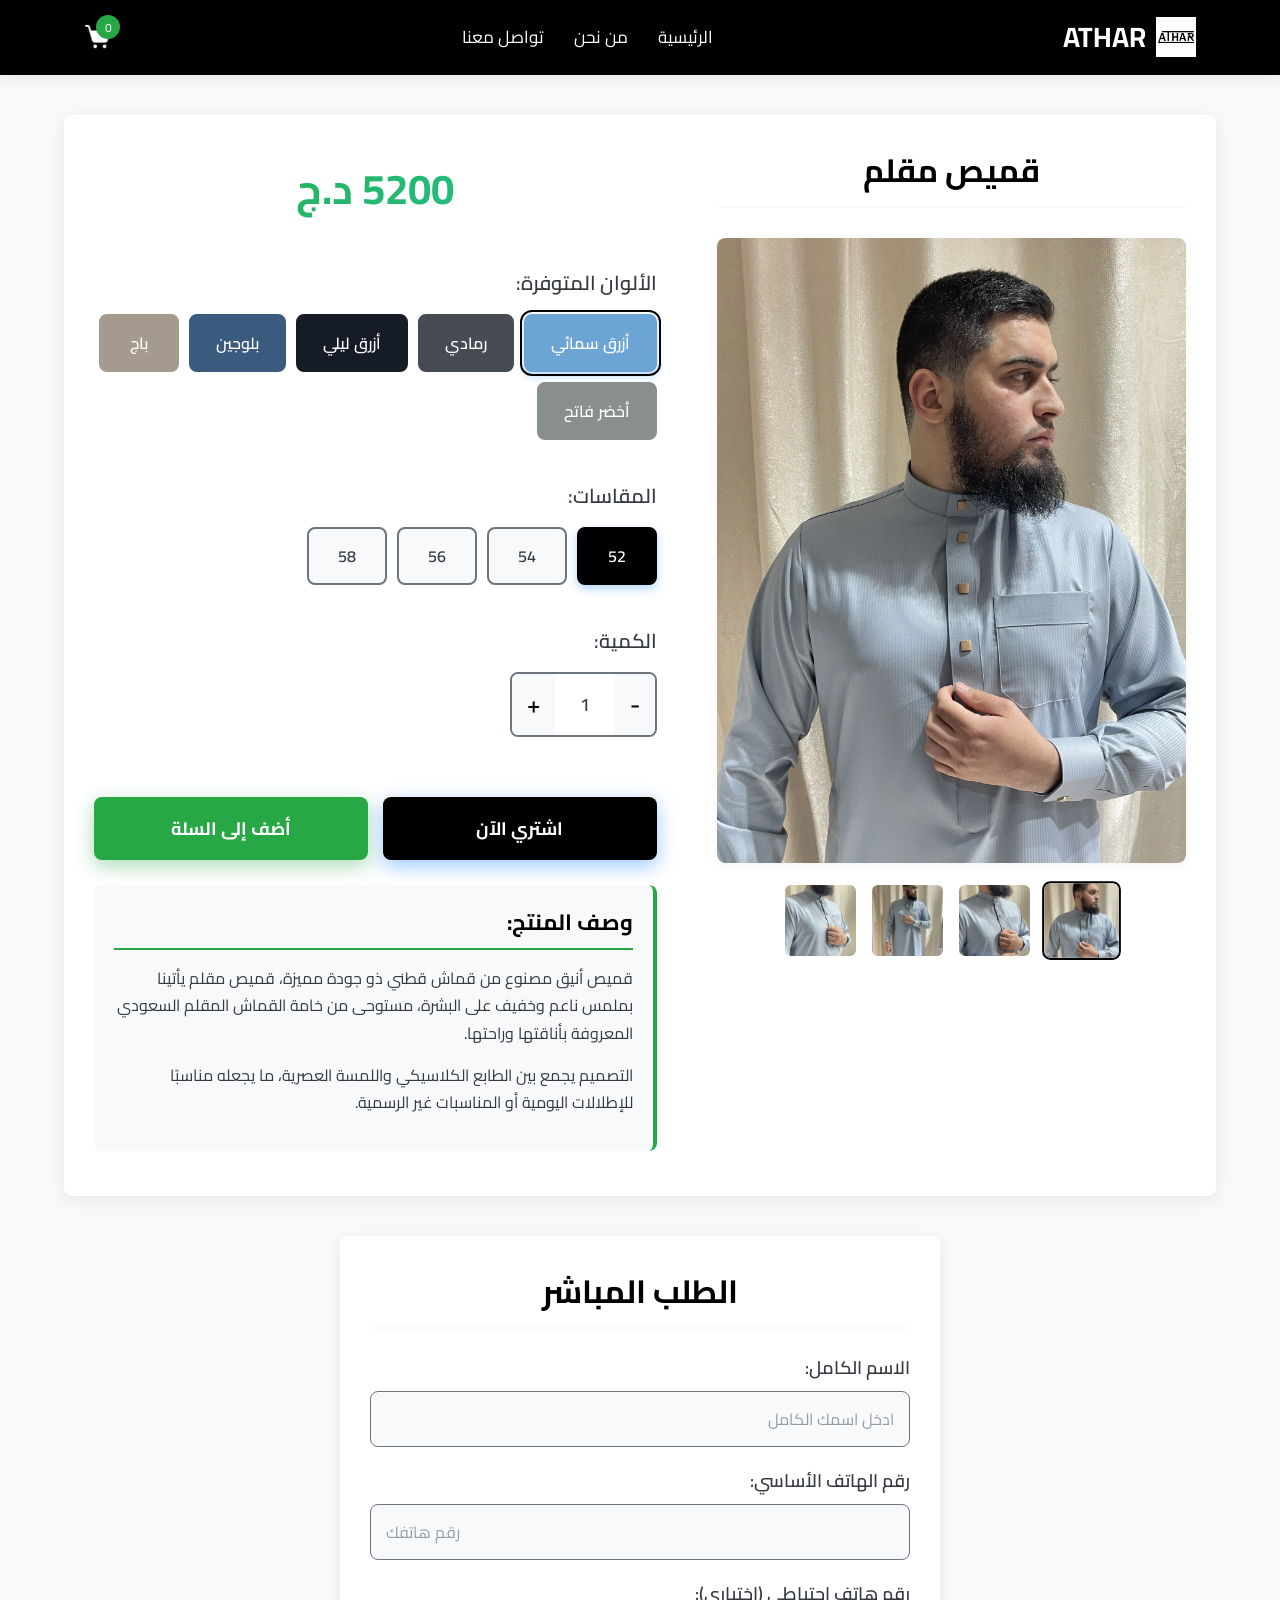
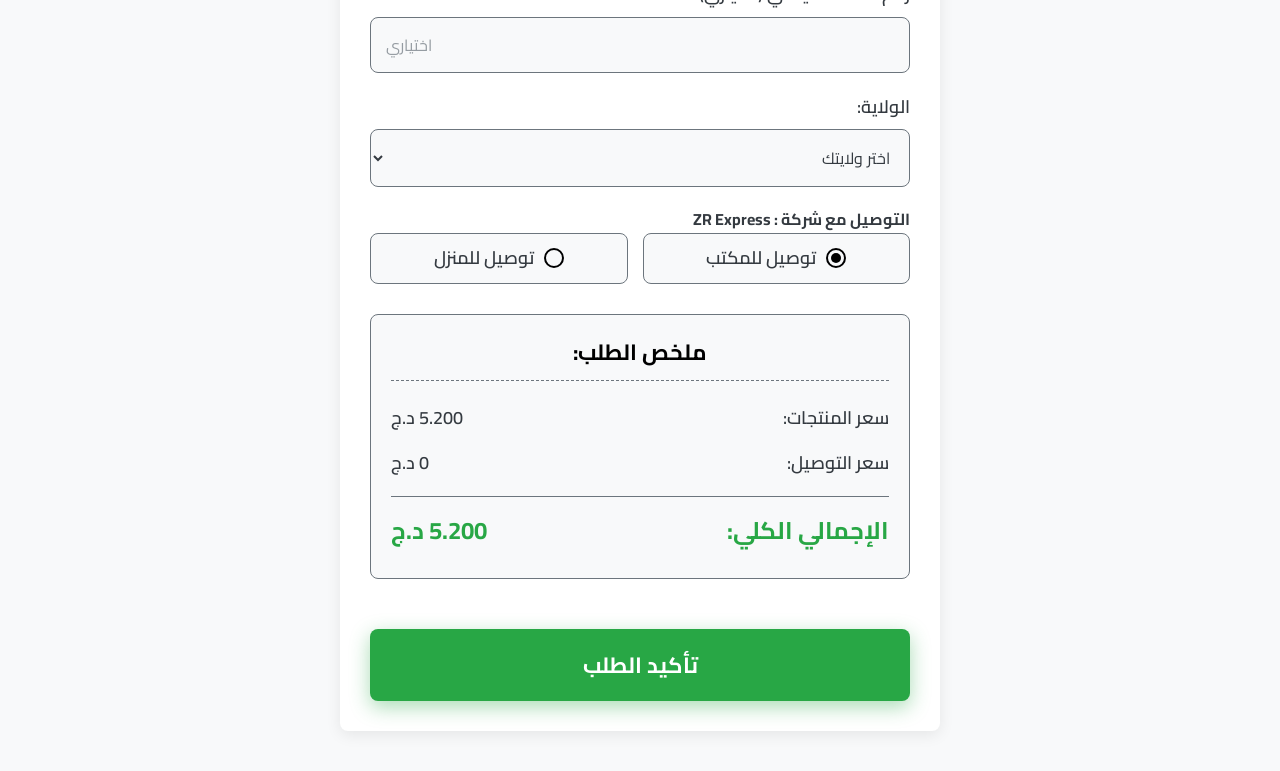
<file: index.html>
<!DOCTYPE html>
<html lang="ar" dir="rtl">
<head>
    <meta charset="UTF-8">
    <meta name="viewport" content="width=device-width, initial-scale=1.0">
    <title>ATHAR</title>
    <link rel="stylesheet" href="style.css">
    <link rel="icon" href="images/logo.jpg" type="image/x-icon">
    <link href="https://fonts.googleapis.com/css2?family=Cairo:wght@400;700&display=swap" rel="stylesheet">

</head>
<body>
    <header class="main-header">
        <div class="container">
            <div class="logo">
                <img src="images/logo.jpg" alt="ATHAR Logo">
                <span>ATHAR</span>
            </div>
            <nav class="main-nav">
                <ul>
                    <li><a href="index.html">الرئيسية</a></li>
                    <li><a href="about.html">من نحن</a></li>
                    <li><a href="contact.html">تواصل معنا</a></li>
                </ul>
            </nav>
            <div class="header-icons">
                <a href="cart.html" class="cart-icon">
                    <img src="images/cart-icon.png" alt="Cart">
                    <span class="cart-count">0</span>
                </a>
                <button class="hamburger-menu">
                    &#9776;
                </button>
            </div>
        </div>
        <div class="mobile-nav-overlay">
            <nav class="mobile-nav">
                <ul>
                    <li><a href="index.html">الرئيسية</a></li>
                    <li><a href="about.html">من نحن</a></li>
                    <li><a href="contact.html">تواصل معنا</a></li>
                </ul>
            </nav>
        </div>
    </header>

    <main class="product-page">
        <div class="container product-details-wrapper">
<section class="product-images">
    <h1 class="product-main-title">قميص مقلم</h1>
    
    <div class="main-image-container">
        <img id="main-product-image" src="images/skyblue1.webp" alt="قميص رجالي - أزرق سماوي">
    </div>

    <div class="thumbnail-images">
        <img class="thumbnail active" src="images/skyblue1.webp" alt="صورة 1">
        <img class="thumbnail" src="images/skyblue2.webp" alt="صورة 2">
        <img class="thumbnail" src="images/skyblue3.webp" alt="صورة 3">
        <img class="thumbnail" src="images/skyblue4.webp" alt="صورة 4">
    </div>
</section>

<section class="product-info">
    <!-- تم نقل السعر إلى مكان العنوان -->
    <p class="product-price compact-price">5200 د.ج</p>

    <div class="color-options compact-section">
        <h2>الألوان المتوفرة:</h2>
        <div class="colors">
            <button class="color-btn active" data-color="skyblue">أزرق سمائي</button>
            <button class="color-btn" data-color="gray">رمادي</button>
            <button class="color-btn" data-color="midnightblue">أزرق ليلي</button>
            <button class="color-btn" data-color="denimblue">بلوجين</button>
            <button class="color-btn" data-color="beige">باج</button>
            <button class="color-btn" data-color="lightgreen">أخضر فاتح</button>
        </div>
    </div>

    <div class="size-options compact-section">
        <h2>المقاسات:</h2>
        <div class="sizes">
            <button class="size-btn active" data-size="52">52</button>
            <button class="size-btn" data-size="54">54</button>
            <button class="size-btn" data-size="56">56</button>
            <button class="size-btn" data-size="58">58</button>
        </div>
    </div>

    <div class="quantity-selector compact-section">
        <h2>الكمية:</h2>
        <div class="quantity-control">
            <button class="quantity-btn minus">-</button>
            <input type="number" class="quantity-input" value="1" min="1">
            <button class="quantity-btn plus">+</button>
        </div>
    </div>

    <div class="action-buttons compact-buttons">
        <button class="quick-order-btn">اشتري الآن</button>
        <button class="add-to-cart-btn">أضف إلى السلة</button>
    </div>

<div class="product-description compact-description">
    <h2>وصف المنتج:</h2>
    <p>قميص أنيق مصنوع من قماش قطني ذو جودة مميزة، قميص مقلم يأتينا بملمس ناعم وخفيف على البشرة، مستوحى من خامة القماش المقلم السعودي المعروفة بأناقتها وراحتها.</p>
    <p>التصميم يجمع بين الطابع الكلاسيكي واللمسة العصرية، ما يجعله مناسبًا للإطلالات اليومية أو المناسبات غير الرسمية.</p>
</div>

</section>
        </div>

        <!-- إضافة بطاقة الطلب المباشر -->
        <div class="container quick-order-container">
            <div class="quick-order-card" id="quick-order-card">
                <h2 class="page-title">الطلب المباشر</h2>

                <form id="quick-order-form">
                    <div class="form-group">
                        <label for="quick-fullName">الاسم الكامل:</label>
                        <input type="text" id="quick-fullName" name="fullName" required placeholder="ادخل اسمك الكامل">
                    </div>

                    <div class="form-group">
                        <label for="quick-phone">رقم الهاتف الأساسي:</label>
                        <input type="tel" id="quick-phone" name="phone" required placeholder="رقم هاتفك">
                    </div>

                    <div class="form-group">
                        <label for="quick-alternativePhone">رقم هاتف احتياطي (اختياري):</label>
                        <input type="tel" id="quick-alternativePhone" name="alternativePhone" placeholder="اختياري">
                    </div>

                    <div class="form-group">
                        <label for="quick-wilaya">الولاية:</label>
                        <select id="quick-wilaya" name="wilaya" required>
                            <option value="">اختر ولايتك</option>
                        </select>
                    </div>

                    <div class="form-group">
                        <h4>التوصيل مع شركة : ZR Express</h4>
                        <div class="radio-group-container">
                            <div class="radio-group">
                                <input type="radio" id="quick-deliveryToOffice" name="deliveryMethod" value="office" checked>
                                <label for="quick-deliveryToOffice">توصيل للمكتب</label>
                            </div>
                            <div class="radio-group">
                                <input type="radio" id="quick-deliveryToHome" name="deliveryMethod" value="home">
                                <label for="quick-deliveryToHome">توصيل للمنزل</label>
                            </div>
                        </div>
                    </div>

                    <div class="form-group" id="quick-commune-group" style="display: none;">
                        <label for="quick-commune">البلدية:</label>
                        <input type="text" id="quick-commune" name="commune" placeholder="ادخل اسم بلديتك">
                    </div>

                    <div class="order-summary">
                        <h2>ملخص الطلب:</h2>
                        <div class="summary-row">
                            <span>سعر المنتجات:</span>
                            <span id="quick-products-subtotal">0 د.ج</span>
                        </div>
                        <div class="summary-row">
                            <span>سعر التوصيل:</span>
                            <span id="quick-delivery-price">0 د.ج</span>
                        </div>
                        <div class="summary-row total-row">
                            <span>الإجمالي الكلي:</span>
                            <span id="quick-order-grand-total">0 د.ج</span>
                        </div>
                    </div>

                    <button type="submit" class="submit-order-btn">تأكيد الطلب</button>
                </form>
            </div>
        </div>
    </main>

    <script src="script.js"></script>
    <script src="cart.js"></script>
    <script src="quick-order.js"></script>
    <script src="header.js"></script>
</body>


</html>
</file>
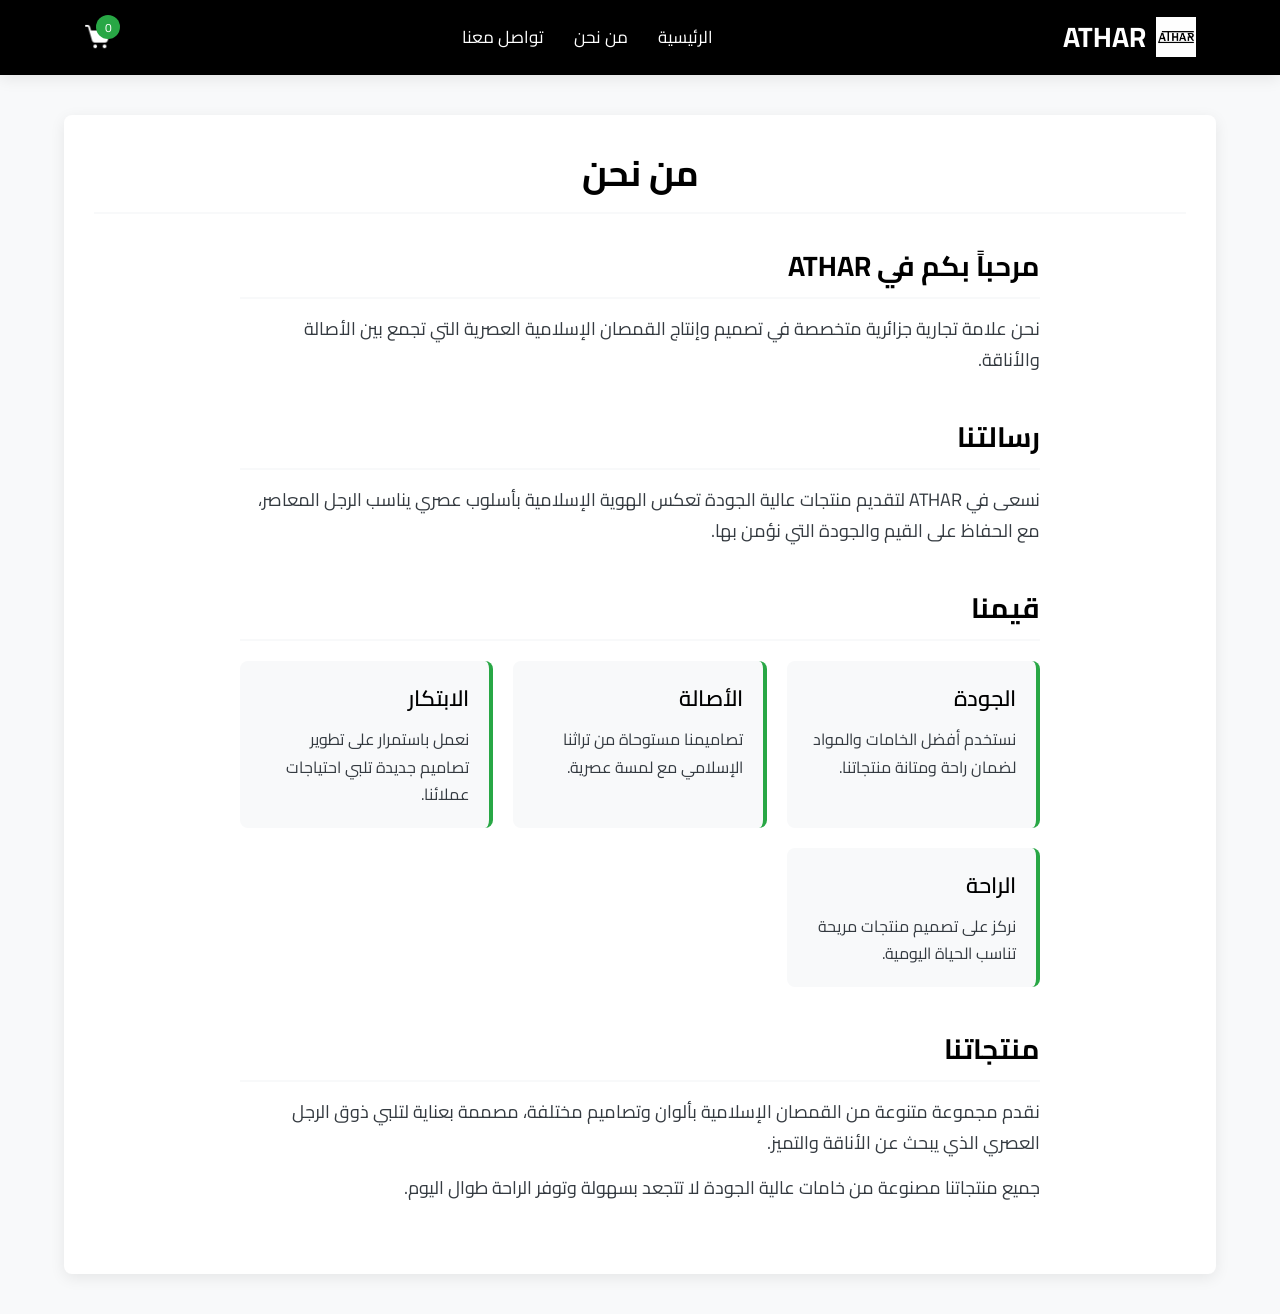
<file: about.html>
<!DOCTYPE html>
<html lang="ar" dir="rtl">
<head>
    <meta charset="UTF-8">
    <meta name="viewport" content="width=device-width, initial-scale=1.0">
    <title>ATHAR - من نحن</title>
    <link rel="stylesheet" href="style.css">
    <link rel="icon" href="images/logo.jpg" type="image/x-icon">
    <link href="https://fonts.googleapis.com/css2?family=Cairo:wght@400;700&display=swap" rel="stylesheet">

</head>
<body>
    <header class="main-header">
        <div class="container">
            <div class="logo">
                <img src="images/logo.jpg" alt="ATHAR Logo">
                <span>ATHAR</span>
            </div>
            <nav class="main-nav">
                <ul>
                    <li><a href="index.html">الرئيسية</a></li>
                    <li><a href="about.html" class="active">من نحن</a></li>
                    <li><a href="contact.html">تواصل معنا</a></li>
                </ul>
            </nav>
            <div class="header-icons">
                <a href="cart.html" class="cart-icon">
                    <img src="images/cart-icon.png" alt="Cart">
                    <span class="cart-count">0</span>
                </a>
                <button class="hamburger-menu">
                    &#9776;
                </button>
            </div>
        </div>
        <div class="mobile-nav-overlay">
            <nav class="mobile-nav">
                <ul>
                    <li><a href="index.html">الرئيسية</a></li>
                    <li><a href="about.html">من نحن</a></li>
                    <li><a href="contact.html">تواصل معنا</a></li>
                </ul>
            </nav>
        </div>
    </header>

    <main class="about-page">
        <div class="container">
            <h1 class="page-title">من نحن</h1>
            
            <div class="about-content">
                <div class="about-intro">
                    <h2>مرحباً بكم في ATHAR</h2>
                    <p>نحن علامة تجارية جزائرية متخصصة في تصميم وإنتاج القمصان الإسلامية العصرية التي تجمع بين الأصالة والأناقة.</p>
                </div>
                
                <div class="about-mission">
                    <h2>رسالتنا</h2>
                    <p>نسعى في ATHAR لتقديم منتجات عالية الجودة تعكس الهوية الإسلامية بأسلوب عصري يناسب الرجل المعاصر، مع الحفاظ على القيم والجودة التي نؤمن بها.</p>
                </div>
                
                <div class="about-values">
                    <h2>قيمنا</h2>
                    <div class="values-grid">
                        <div class="value-item">
                            <h3>الجودة</h3>
                            <p>نستخدم أفضل الخامات والمواد لضمان راحة ومتانة منتجاتنا.</p>
                        </div>
                        <div class="value-item">
                            <h3>الأصالة</h3>
                            <p>تصاميمنا مستوحاة من تراثنا الإسلامي مع لمسة عصرية.</p>
                        </div>
                        <div class="value-item">
                            <h3>الابتكار</h3>
                            <p>نعمل باستمرار على تطوير تصاميم جديدة تلبي احتياجات عملائنا.</p>
                        </div>
                        <div class="value-item">
                            <h3>الراحة</h3>
                            <p>نركز على تصميم منتجات مريحة تناسب الحياة اليومية.</p>
                        </div>
                    </div>
                </div>
                
                <div class="about-products">
                    <h2>منتجاتنا</h2>
                    <p>نقدم مجموعة متنوعة من القمصان الإسلامية بألوان وتصاميم مختلفة، مصممة بعناية لتلبي ذوق الرجل العصري الذي يبحث عن الأناقة والتميز.</p>
                    <p>جميع منتجاتنا مصنوعة من خامات عالية الجودة لا تتجعد بسهولة وتوفر الراحة طوال اليوم.</p>
                </div>
            </div>
        </div>
    </main>

    <script src="script.js"></script>
    <script src="header.js"></script>
</body>

</html>
</file>
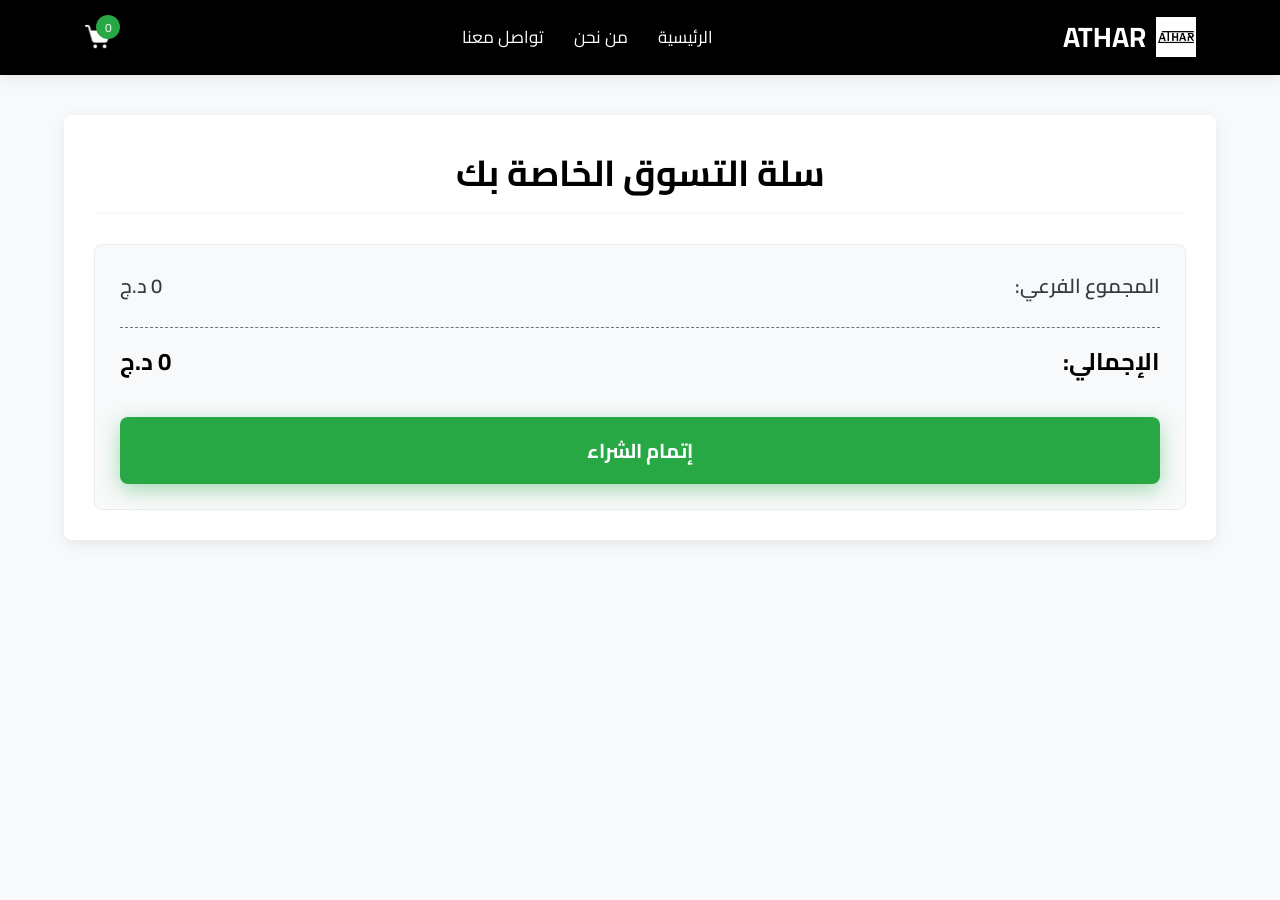
<file: cart.html>
<!DOCTYPE html>
<html lang="ar" dir="rtl">
<head>
    <meta charset="UTF-8">
    <meta name="viewport" content="width=device-width, initial-scale=1.0">
    <title>ATHAR - سلة التسوق</title>
    <link rel="stylesheet" href="style.css">
    <link rel="icon" href="images/logo.jpg" type="image/x-icon">
    <link href="https://fonts.googleapis.com/css2?family=Cairo:wght@400;700&display=swap" rel="stylesheet">

</head>
<body>
    <header class="main-header">
        <div class="container">
            <div class="logo">
                <img src="images/logo.jpg" alt="ATHAR Logo">
                <span>ATHAR</span>
            </div>
            <nav class="main-nav">
                <ul>
                    <li><a href="index.html">الرئيسية</a></li>
                    <li><a href="about.html">من نحن</a></li>
                    <li><a href="contact.html">تواصل معنا</a></li>
                </ul>
            </nav>
            <div class="header-icons">
                <a href="cart.html" class="cart-icon active">
                    <img src="images/cart-icon.png" alt="Cart">
                    <span class="cart-count">0</span>
                </a>
                <button class="hamburger-menu">
                    &#9776;
                </button>
            </div>
        </div>
        <div class="mobile-nav-overlay">
            <nav class="mobile-nav">
                <ul>
                    <li><a href="index.html">الرئيسية</a></li>
                    <li><a href="about.html">من نحن</a></li>
                    <li><a href="contact.html">تواصل معنا</a></li>
                </ul>
            </nav>
        </div>
    </header>

    <main class="cart-page">
        <div class="container">
            <h1 class="page-title">سلة التسوق الخاصة بك</h1>

            <div class="cart-items-container">
                <p class="empty-cart-message">سلتك فارغة حالياً. ابدأ التسوق!</p>
            </div>

            <div class="cart-summary">
                <div class="summary-row">
                    <span>المجموع الفرعي:</span>
                    <span class="subtotal-price">0 د.ج</span>
                </div>
                <div class="summary-row total-row">
                    <span>الإجمالي:</span>
                    <span class="total-price">0 د.ج</span>
                </div>
                <button class="checkout-btn">إتمام الشراء</button>
            </div>
        </div>
    </main>

    <script src="script.js"></script>
    <script src="cart.js"></script>
    <script src="header.js"></script>

</body>

</html>
</file>
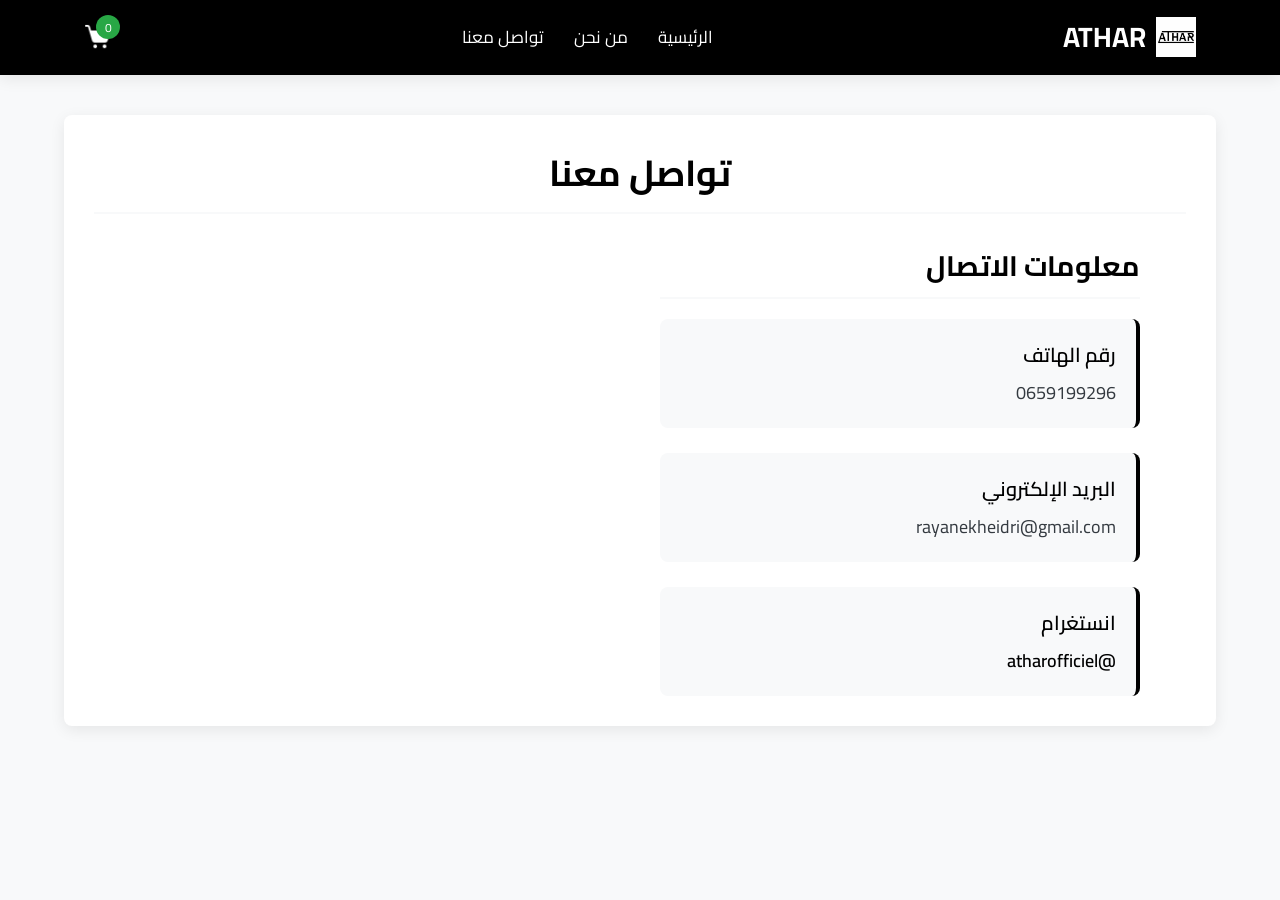
<file: contact.html>
<!DOCTYPE html>
<html lang="ar" dir="rtl">
<head>
    <meta charset="UTF-8">
    <meta name="viewport" content="width=device-width, initial-scale=1.0">
    <title>ATHAR - تواصل معنا</title>
    <link rel="stylesheet" href="style.css">
    <link rel="icon" href="images/logo.jpg" type="image/x-icon">
    <link href="https://fonts.googleapis.com/css2?family=Cairo:wght@400;700&display=swap" rel="stylesheet">


</head>
<body>
    <header class="main-header">
        <div class="container">
            <div class="logo">
                <img src="images/logo.jpg" alt="ATHAR Logo">
                <span>ATHAR</span>
            </div>
            <nav class="main-nav">
                <ul>
                    <li><a href="index.html">الرئيسية</a></li>
                    <li><a href="about.html">من نحن</a></li>
                    <li><a href="contact.html" class="active">تواصل معنا</a></li>
                </ul>
            </nav>
            <div class="header-icons">
                <a href="cart.html" class="cart-icon">
                    <img src="images/cart-icon.png" alt="Cart">
                    <span class="cart-count">0</span>
                </a>
                <button class="hamburger-menu">
                    &#9776;
                </button>
            </div>
        </div>
        <div class="mobile-nav-overlay">
            <nav class="mobile-nav">
                <ul>
                    <li><a href="index.html">الرئيسية</a></li>
                    <li><a href="about.html">من نحن</a></li>
                    <li><a href="contact.html">تواصل معنا</a></li>
                </ul>
            </nav>
        </div>
    </header>

    <main class="contact-page">
        <div class="container">
            <h1 class="page-title">تواصل معنا</h1>
            
            <div class="contact-content">
                <div class="contact-info">
                    <h2>معلومات الاتصال</h2>
                    <div class="contact-details">
                        <div class="contact-item">
                            <h3>رقم الهاتف</h3>
                            <p>0659199296</p>
                        </div>
                        <div class="contact-item">
                            <h3>البريد الإلكتروني</h3>
                            <p>rayanekheidri@gmail.com</p>
                        </div>
                        <div class="contact-item">
                            <h3>انستغرام</h3>
                            <a href="https://www.instagram.com/atharofficiel?utm_source=ig_web_button_share_sheet&igsh=ZDNlZDc0MzIxNw==" target="_blank" class="instagram-link">
                                @atharofficiel
                            </a>
                        </div>
                    </div>
                </div>
            </div>
        </div>
    </main>

    <script src="script.js"></script>
    <script src="header.js"></script>
</body>

</html>
</file>
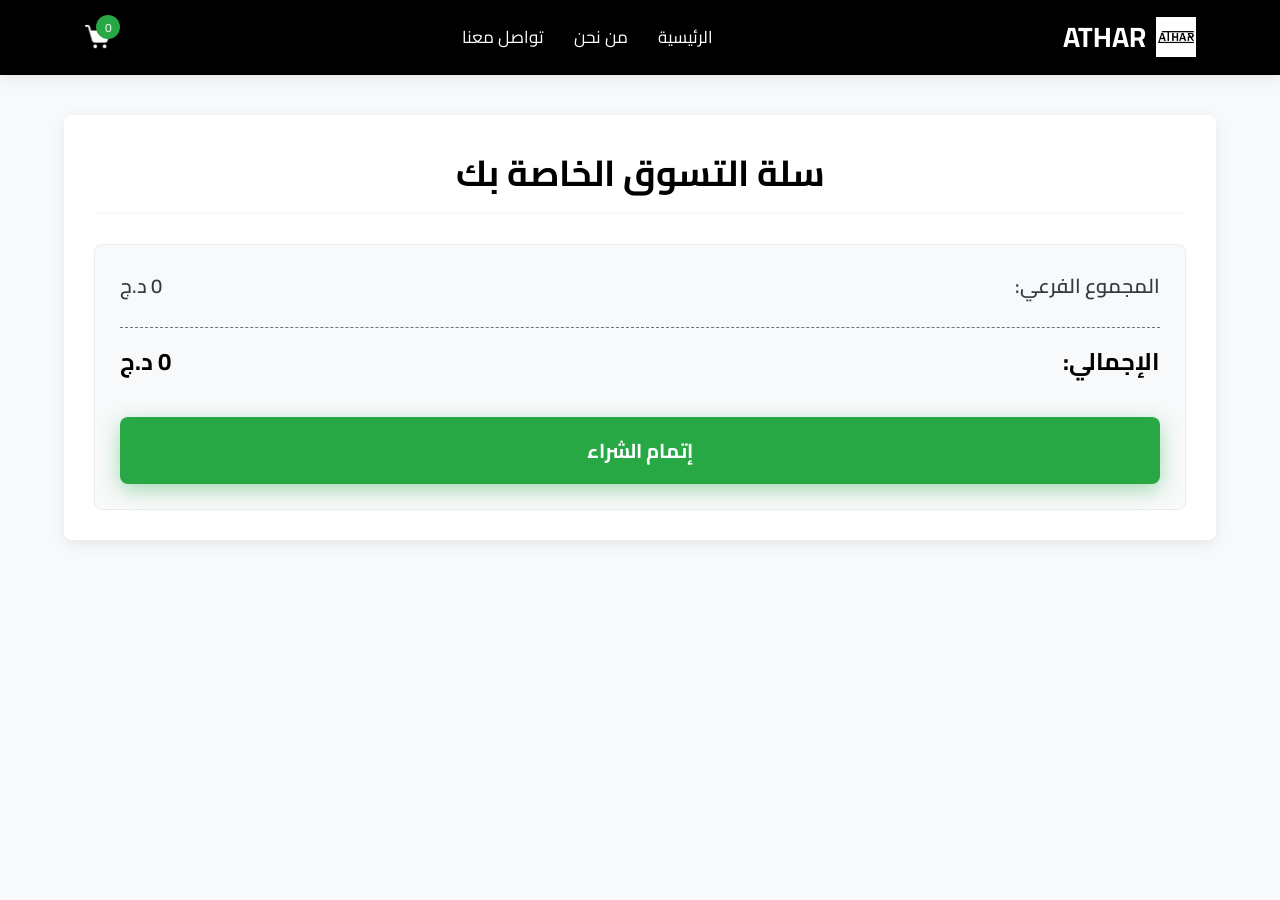
<file: info.html>
<!DOCTYPE html>
<html lang="ar" dir="rtl">
<head>
    <meta charset="UTF-8">
    <meta name="viewport" content="width=device-width, initial-scale=1.0">
    <title>ATHAR - إتمام الشراء</title>
    <link rel="stylesheet" href="style.css">
    <link rel="icon" href="images/logo.jpg" type="image/x-icon">
    <link href="https://fonts.googleapis.com/css2?family=Cairo:wght@400;700&display=swap" rel="stylesheet">

</head>
<body>
    <header class="main-header">
        <div class="container">
            <div class="logo">
                <img src="images/logo.jpg" alt="ATHAR Logo">
                <span>ATHAR</span>
            </div>
            <nav class="main-nav">
                <ul>
                    <li><a href="index.html">الرئيسية</a></li>
                    <li><a href="about.html">من نحن</a></li>
                    <li><a href="contact.html">تواصل معنا</a></li>
                </ul>
            </nav>
            <div class="header-icons">
                <a href="cart.html" class="cart-icon">
                    <img src="images/cart-icon.png" alt="Cart">
                    <span class="cart-count">0</span>
                </a>
                <button class="hamburger-menu">
                    &#9776;
                </button>
            </div>
        </div>
        <div class="mobile-nav-overlay">
            <nav class="mobile-nav">
                <ul>
                    <li><a href="index.html">الرئيسية</a></li>
                    <li><a href="about.html">من نحن</a></li>
                    <li><a href="contact.html">تواصل معنا</a></li>
                </ul>
            </nav>
        </div>
    </header>

    <main class="info-page">
        <div class="container">
            <h1 class="page-title">معلومات الشحن والدفع</h1>

            <form id="shipping-form">
                <div class="form-group">
                    <label for="fullName">الاسم الكامل:</label>
                    <input type="text" id="fullName" name="fullName" required placeholder="ادخل اسمك الكامل">
                </div>

                <div class="form-group">
                    <label for="phone">رقم الهاتف الأساسي:</label>
                    <input type="tel" id="phone" name="phone" required placeholder="رقم هاتفك">
                </div>

                <div class="form-group">
                    <label for="alternativePhone">رقم هاتف احتياطي (اختياري):</label>
                    <input type="tel" id="alternativePhone" name="alternativePhone" placeholder="اختياري">
                </div>

                <div class="form-group">
                    <label for="wilaya">الولاية:</label>
                    <select id="wilaya" name="wilaya" required>
                        <option value="">اختر ولايتك</option>
                    </select>
                </div>

                <div class="form-group">

                        <h4>التوصيل مع شركة : ZR Express</h4>
                    <div class="radio-group-container">
                        <div class="radio-group">
                            <input type="radio" id="deliveryToOffice" name="deliveryMethod" value="office" checked>
                            <label for="deliveryToOffice">توصيل للمكتب</label>
                        </div>
                        <div class="radio-group">
                            <input type="radio" id="deliveryToHome" name="deliveryMethod" value="home">
                            <label for="deliveryToHome">توصيل للمنزل</label>
                        </div>
                    </div>
                </div>

                <div class="form-group" id="commune-group" style="display: none;">
                    <label for="commune">البلدية:</label>
                    <input type="text" id="commune" name="commune" placeholder="ادخل اسم بلديتك">
                </div>

                <div class="order-summary">
                    <h2>ملخص الطلب:</h2>
                    <div class="summary-row">
                        <span>سعر المنتجات:</span>
                        <span id="products-subtotal">0 د.ج</span>
                    </div>
                    <div class="summary-row">
                        <span>سعر التوصيل:</span>
                        <span id="delivery-price">0 د.ج</span>
                    </div>
                    <div class="summary-row total-row">
                        <span>الإجمالي الكلي:</span>
                        <span id="order-grand-total">0 د.ج</span>
                    </div>
                </div>
                


                <button type="submit" class="submit-order-btn">تأكيد الطلب</button>
            </form>
        </div>
    </main>

    <script src="script.js"></script>
    <script src="info.js"></script>
    <script src="header.js"></script>
</body>

</html>
</file>
<file: style.css>
/* General Styling & Reset */
@import url('https://fonts.googleapis.com/css2?family=Cairo:wght@300;400;600;700&display=swap');

:root {
    --primary-color: #000000;
    --secondary-color: #6c757d;
    --accent-color: #28a745;
    --text-color: #343a40;
    --light-bg: #f8f9fa;
    --white: #ffffff;
    --border-radius: 8px;
    --box-shadow: 0 4px 15px rgba(0, 0, 0, 0.08);
    --transition-speed: 0.3s;
}

* {
    margin: 0;
    padding: 0;
    box-sizing: border-box;
    font-family: 'Cairo', sans-serif;
}

body {
    background-color: var(--light-bg);
    color: var(--text-color);
    line-height: 1.6;
    direction: rtl;
    text-align: right;
}

.container {
    width: 90%;
    max-width: 1200px;
    margin: 0 auto;
    padding: 20px 0;
}

a {
    text-decoration: none;
    color: var(--primary-color);
    transition: color var(--transition-speed);
}

a:hover {
    color: var(--accent-color);
}

button {
    cursor: pointer;
    border: none;
    padding: 10px 20px;
    border-radius: var(--border-radius);
    transition: background-color var(--transition-speed), transform var(--transition-speed);
    font-weight: 600;
}

button:hover {
    transform: translateY(-2px);
}

/* Header Styling */
.main-header {
    background-color: #000000;
    box-shadow: var(--box-shadow);
    padding: 15px 0;
    position: sticky;
    top: 0;
    z-index: 1000;
}

.main-header .container {
    display: flex;
    justify-content: space-between;
    align-items: center;
    padding: 0 20px;
}

.main-header .logo {
    display: flex;
    align-items: center;
    gap: 10px;
}

.main-header .logo img {
    height: 40px;
    width: auto;
}

.main-header .logo span {
    font-size: 28px;
    font-weight: 700;
    color: #ffffff; /* تغيير اللون إلى الأبيض */
}

.main-nav ul {
    list-style: none;
    display: flex;
    gap: 30px;
}

.main-nav a {
    color: #ffffff;
    font-size: 17px;
    position: relative;
    padding-bottom: 5px;
}

.main-nav a::after {
    content: '';
    position: absolute;
    right: 0;
    bottom: 0;
    width: 0;
    height: 3px;
    background-color: var(--primary-color);
    transition: width var(--transition-speed);
}

.main-nav a:hover::after,
.main-nav a.active::after {
    width: 100%;
    left: 0;
}

.header-icons {
    display: flex;
    align-items: center;
    gap: 20px;
}

.cart-icon {
    position: relative;
    display: flex;
    align-items: center;
}

.cart-icon img {
    height: 28px;
    width: auto;
}

.cart-count {
    background-color: var(--accent-color);
    color: var(--white);
    border-radius: 50%;
    padding: 3px 8px;
    font-size: 12px;
    position: absolute;
    top: -8px;
    right: -8px;
    min-width: 24px;
    text-align: center;
    display: flex;
    justify-content: center;
    align-items: center;
    height: 24px;
}

.hamburger-menu {
    display: none;
    background: none;
    font-size: 30px;
    padding: 5px 10px;
    color: #ffffff; /* تغيير اللون إلى الأبيض */
}



/* Mobile Nav Overlay (Hidden by default) */
.mobile-nav-overlay {
    display: none; /* Hidden by default */
    position: fixed;
    top: 0;
    left: 0;
    width: 100%;
    height: auto; /* Allow content to define height */
    max-height: 0; /* Initially hidden height */
    overflow: hidden; /* Hide overflowing content */
    background-color: var(--white); /* خلفية بيضاء صلبة */
    box-shadow: var(--box-shadow);
    z-index: 999;
    align-items: center;
    justify-content: center;
    flex-direction: column;
    opacity: 0; /* Will transition from 0 to 1 */
    visibility: hidden; /* Will transition from hidden to visible */
    /* transition for max-height, opacity, and visibility */
    transition: max-height 0.5s ease-in-out, opacity 0.4s ease-in-out, visibility 0.4s ease-in-out;
}

.mobile-nav-overlay.active {
    display: flex; /* Show flex for active state */
    max-height: 300px; /* Adjust this value if your nav content is taller */
    opacity: 1;
    visibility: visible;
}

.mobile-nav ul {
    list-style: none;
    text-align: center;
    width: 100%;
    padding: 20px 0; /* Add padding for internal spacing */
}

.mobile-nav li {
    margin: 15px 0; /* Reduced margin */
}

.mobile-nav a {
    color: var(--text-color);
    font-size: 24px; /* Slightly smaller font for better fit */
    font-weight: 600;
    padding: 8px 15px; /* Reduced padding */
    display: block;
    transition: color var(--transition-speed);
}

.mobile-nav a:hover {
    color: var(--primary-color);
}

/* Hamburger Menu Styling (Keep it simple) */
.hamburger-menu {
    display: none; /* Hidden by default on desktop */
    background: none;
    font-size: 30px;
    color: var(--text-color);
    padding: 5px 10px;
    cursor: pointer;
    z-index: 1001; /* Ensure it's above the overlay */
    /* No need for span specific styles, as it's a single character */
}

/* Ensure hamburger is shown on mobile */
@media (max-width: 768px) {
    .main-header .hamburger-menu {
        display: block; /* Show hamburger on mobile as a block element */
    }
}


/* Product Page Styling */
.product-page {
    padding: 40px 0;
}

.product-details-wrapper {
    display: flex;
    gap: 40px;
    background-color: var(--white);
    padding: 30px;
    border-radius: var(--border-radius);
    box-shadow: var(--box-shadow);
    flex-wrap: wrap; /* Allow wrapping on smaller screens */
}

.product-images {
    flex: 1;
    min-width: 300px; /* Minimum width before wrapping */
    display: flex;
    flex-direction: column;
    gap: 20px;
    align-items: center;
}

.main-image-container {
    width: 100%;
    max-width: 500px; /* Max width for the main image */
    border-radius: var(--border-radius);
    overflow: hidden;
    box-shadow: 0 2px 10px rgba(0, 0, 0, 0.05);
}

.main-image-container img {
    width: 100%;
    height: auto;
    display: block;
    border-radius: var(--border-radius);
}

/* ===============================
   ✅ Thumbnails (صور مصغرة)
================================= */

/* إضافة أنماط للتعامل مع العدد المختلف للصور المصغرة */
.thumbnail-images {
    display: flex;
    gap: 10px;
    justify-content: center;
    width: 100%;
    flex-wrap: wrap; /* السماح بلف الصور على سطر جديد إذا لزم الأمر */
}

.thumbnail-images img {
    width: 70px;
    height: 70px;
    object-fit: cover;
    border-radius: var(--border-radius);
    cursor: pointer;
    border: 2px solid transparent;
    transition: border-color var(--transition-speed), transform var(--transition-speed);
    flex-shrink: 0; /* منع الصور من التقلص */
}

.thumbnail-images img:hover,
.thumbnail-images img.active {
    border-color: var(--primary-color);
    transform: scale(1.05);
}

/* تحسينات للشاشات الصغيرة */
@media (max-width: 768px) {
    .thumbnail-images {
        gap: 8px;
    }
    
    .thumbnail-images img {
        width: 60px;
        height: 60px;
    }
}

@media (max-width: 480px) {
    .thumbnail-images {
        gap: 6px;
    }
    
    .thumbnail-images img {
        width: 50px;
        height: 50px;
    }
}

/* تحسينات للشاشات الكبيرة */
@media (min-width: 1200px) {
    .thumbnail-images {
        gap: 12px;
    }
    
    .thumbnail-images img {
        width: 75px;
        height: 75px;
    }
}

/* ===============================
   ✅ Product Info Section
================================= */

.product-info {
    flex: 1.2;
    min-width: 300px;
    display: flex;
    flex-direction: column;
    gap: 25px;
}

.product-title {
    font-size: 38px;
    font-weight: 700;
    color: var(--primary-color);
    margin-bottom: 5px;
}

.product-price {
    font-size: 32px;
    font-weight: 600;
    color: var(--accent-color);
    margin-bottom: 20px;
}

/* ===============================
   ✅ Color & Size Options
================================= */

.color-options,
.size-options {
    margin-bottom: 15px;
}

.color-options h2,
.size-options h2 {
    font-size: 20px;
    font-weight: 600;
    margin-bottom: 15px;
    color: var(--text-color);
}

.colors,
.sizes {
    display: flex;
    gap: 10px;
    flex-wrap: wrap;
}

.color-btn,
.size-btn {
    background-color: var(--light-bg);
    color: var(--text-color);
    border: 2px solid var(--secondary-color);
    padding: 12px 25px;
    font-size: 16px;
    font-weight: 600;
    border-radius: var(--border-radius);
    transition: all var(--transition-speed);
    min-width: 80px;
    text-align: center;
}

.color-btn.active,
.size-btn.active {
    background-color: var(--primary-color);
    color: var(--white);
    border-color: var(--primary-color);
    box-shadow: 0 4px 10px rgba(0, 123, 255, 0.3);
}

.color-btn:hover:not(.active),
.size-btn:hover:not(.active) {
    background-color: var(--primary-color);
    color: var(--white);
    border-color: var(--primary-color);
}

/* --- Existing Color Buttons --- */
.color-btn[data-color="black"] {
    background-color: #000000;
    color: var(--white);
    border-color: #000000;
}
.color-btn[data-color="black"].active {
    outline: 2px solid var(--primary-color);
    outline-offset: 2px;
}

.color-btn[data-color="dark-gray"] {
    background-color: #6c757d;
    color: var(--white);
    border-color: #6c757d;
}
.color-btn[data-color="dark-gray"].active {
    outline: 2px solid var(--primary-color);
    outline-offset: 2px;
}

.color-btn[data-color="light-gray"] {
    background-color: #ced4da;
    color: var(--text-color);
    border-color: #ced4da;
}
.color-btn[data-color="light-gray"].active {
    outline: 2px solid var(--primary-color);
    outline-offset: 2px;
}

/* --- New Added Color Buttons --- */
.color-btn[data-color="white"] {
    background-color: #ffffff;
    color: #333333;
    border-color: #cccccc;
}
.color-btn[data-color="white"].active {
    outline: 2px solid var(--primary-color);
    outline-offset: 2px;
}

.color-btn[data-color="moussy-gray"] {
    background-color: #8c8c8c;
    color: var(--white);
    border-color: #8c8c8c;
}
.color-btn[data-color="moussy-gray"].active {
    outline: 2px solid var(--primary-color);
    outline-offset: 2px;
}

.color-btn[data-color="night-blue"] {
    background-color: #1a237e;
    color: var(--white);
    border-color: #1a237e;
}
.color-btn[data-color="night-blue"].active {
    outline: 2px solid var(--primary-color);
    outline-offset: 2px;
}

.color-btn[data-color="brown"] {
    background-color: #795548;
    color: var(--white);
    border-color: #795548;
}
.color-btn[data-color="brown"].active {
    outline: 2px solid var(--primary-color);
    outline-offset: 2px;
}

.color-btn[data-color="yellow"] {
    background-color: #ffe97a;
    color: #333333;
    border-color: #ffe97a;
}
.color-btn[data-color="yellow"].active {
    outline: 2px solid var(--primary-color);
    outline-offset: 2px;
}

/* ===============================
   ✅ Quantity Selector
================================= */

.quantity-selector {
    margin-bottom: 25px;
}

.quantity-selector h2 {
    font-size: 20px;
    font-weight: 600;
    margin-bottom: 15px;
    color: var(--text-color);
}

.quantity-control {
    display: flex;
    align-items: center;
    border: 2px solid var(--secondary-color);
    border-radius: var(--border-radius);
    overflow: hidden;
    width: fit-content;
}

.quantity-btn {
    background-color: var(--light-bg);
    color: var(--primary-color);
    font-size: 24px;
    padding: 8px 15px;
    border-radius: 0;
    transition: background-color var(--transition-speed);
}

.quantity-btn:hover {
    background-color: var(--primary-color);
    color: var(--white);
}

.quantity-input {
    width: 60px;
    text-align: center;
    border: none;
    font-size: 18px;
    font-weight: 600;
    color: var(--text-color);
    background-color: var(--white);
    padding: 8px 0;
}

.quantity-input::-webkit-outer-spin-button,
.quantity-input::-webkit-inner-spin-button {
    -webkit-appearance: none;
    margin: 0;
}

/* ===============================
   ✅ Action Buttons
================================= */

.action-buttons {
    display: flex;
    gap: 15px;
    flex-wrap: wrap;
    margin-top: 20px;
}

.buy-now-btn,
.add-to-cart-btn {
    flex: 1;
    min-width: 180px;
    font-size: 18px;
    padding: 15px 30px;
    border-radius: var(--border-radius);
    font-weight: 700;
    text-align: center;
}

.buy-now-btn {
    background-color: var(--primary-color);
    color: var(--white);
    box-shadow: 0 6px 20px rgba(0, 123, 255, 0.4);
}

.buy-now-btn:hover {
    background-color: #0056b3;
    transform: translateY(-3px);
    box-shadow: 0 8px 25px rgba(0, 123, 255, 0.5);
}

.add-to-cart-btn {
    background-color: var(--accent-color);
    color: var(--white);
    box-shadow: 0 6px 20px rgba(40, 167, 69, 0.4);
}

.add-to-cart-btn:hover {
    background-color: #218838;
    transform: translateY(-3px);
    box-shadow: 0 8px 25px rgba(40, 167, 69, 0.5);
}

/* ===============================
   ✅ Responsive Layout
================================= */

@media (max-width: 992px) {
    .product-details-wrapper {
        flex-direction: column;
        align-items: center;
        gap: 30px;
    }

    .product-images,
    .product-info {
        width: 100%;
        max-width: 600px;
    }

    .product-images {
        margin-bottom: 20px;
    }

    .product-title {
        font-size: 32px;
        text-align: center;
    }

    .product-price {
        font-size: 28px;
        text-align: center;
    }

    .color-options,
    .size-options,
    .quantity-selector,
    .action-buttons {
        align-items: center;
        text-align: center;
    }

    .colors, .sizes, .quantity-control, .action-buttons {
        justify-content: center;
    }
}

@media (max-width: 768px) {
    .main-header .main-nav {
        display: none;
    }

    .main-header .hamburger-menu {
        display: block;
    }

    .main-header .container {
        padding: 0 15px;
    }

    .main-header .logo span {
        font-size: 24px;
    }

    .product-details-wrapper {
        padding: 20px;
    }

    .product-title {
        font-size: 28px;
    }

    .product-price {
        font-size: 24px;
    }

    .color-btn,
    .size-btn {
        padding: 10px 20px;
        font-size: 15px;
    }

    .buy-now-btn,
    .add-to-cart-btn {
        font-size: 16px;
        padding: 12px 25px;
    }
}

@media (max-width: 480px) {
    .main-header .logo img {
        height: 35px;
    }

    .main-header .logo span {
        font-size: 22px;
    }

    .cart-icon img {
        height: 24px;
    }

    .cart-count {
        font-size: 11px;
        padding: 2px 7px;
        min-width: 20px;
        height: 20px;
        top: -6px;
        right: -6px;
    }

    .product-page {
        padding: 20px 0;
    }

    .product-details-wrapper {
        padding: 15px;
    }

    .product-title {
        font-size: 24px;
    }

    .product-price {
        font-size: 20px;
    }

    .color-btn,
    .size-btn {
        padding: 8px 15px;
        font-size: 14px;
    }

    .buy-now-btn,
    .add-to-cart-btn {
        font-size: 15px;
        padding: 10px 20px;
    }

    .quantity-control {
        width: 100%;
        justify-content: center;
    }

    .quantity-input {
        flex-grow: 1;
    }
}
















/* إضافة أنماط للوصف الجديد */
.product-description {
    margin-bottom: 25px;
    padding: 20px;
    background-color: var(--light-bg);
    border-radius: var(--border-radius);
    border-right: 4px solid var(--accent-color);
}

.product-description h2 {
    font-size: 22px;
    font-weight: 700;
    color: var(--primary-color);
    margin-bottom: 15px;
    border-bottom: 2px solid var(--accent-color);
    padding-bottom: 8px;
}

.product-description p {
    font-size: 16px;
    line-height: 1.7;
    color: var(--text-color);
    margin-bottom: 15px;
}

.product-description ul {
    list-style-type: none;
    padding-right: 0;
}

.product-description li {
    position: relative;
    padding-right: 25px;
    margin-bottom: 8px;
    font-size: 15px;
    color: var(--text-color);
}

.product-description li:before {
    content: "✓";
    position: absolute;
    right: 0;
    color: var(--accent-color);
    font-weight: bold;
}

.product-info .product-price {
    font-size: 42px;
    font-weight: 700;
    color: var(--accent-color);
    margin-bottom: 25px;
    text-align: center;
    background: linear-gradient(135deg, var(--accent-color), #20c997);
    -webkit-background-clip: text;
    -webkit-text-fill-color: transparent;
    background-clip: text;
    padding: 10px;
    border-radius: var(--border-radius);
}

/* تحسين التجاوب مع الشاشات الصغيرة */
@media (max-width: 768px) {
    .product-info .product-price {
        font-size: 36px;
    }
    
    .product-description h2 {
        font-size: 20px;
    }
    
    .product-description p {
        font-size: 15px;
    }
}

@media (max-width: 480px) {
    .product-info .product-price {
        font-size: 32px;
    }
    
    .product-description {
        padding: 15px;
    }
}




/* أنماط تقليل المسافات بشكل أكبر */
.compact-price {
    margin-bottom: 10px !important;
}

.compact-description {
    margin-bottom: 15px !important;
}

.compact-section {
    margin-bottom: 15px !important;
}

.compact-buttons {
    margin-top: 20px !important;
}

/* تحسين المسافات في الشاشات الصغيرة */
@media (max-width: 768px) {
    .compact-price {
        margin-bottom: 8px !important;
    }
    
    .compact-description {
        margin-bottom: 12px !important;
    }
    
    .compact-section {
        margin-bottom: 12px !important;
    }
    
    .compact-buttons {
        margin-top: 18px !important;
    }
}

@media (max-width: 480px) {
    .compact-price {
        margin-bottom: 5px !important;
    }
    
    .compact-description {
        margin-bottom: 10px !important;
    }
    
    .compact-section {
        margin-bottom: 10px !important;
    }
    
    .compact-buttons {
        margin-top: 15px !important;
    }
}











/* Cart Page Specific Styling */
.cart-page {
    padding: 40px 0;
    min-height: calc(100vh - 150px); /* Adjust to make content fill viewport if short */
}

.cart-page .container {
    background-color: var(--white);
    padding: 30px;
    border-radius: var(--border-radius);
    box-shadow: var(--box-shadow);
}

.page-title {
    font-size: 36px;
    font-weight: 700;
    color: var(--primary-color);
    text-align: center;
    margin-bottom: 30px;
    padding-bottom: 10px;
    border-bottom: 2px solid var(--light-bg);
}

.empty-cart-message {
    text-align: center;
    font-size: 20px;
    color: var(--secondary-color);
    margin: 50px 0;
}

.cart-items-container {
    margin-bottom: 30px;
}

/* Individual Cart Item Styling */
.cart-item {
    display: flex;
    align-items: center;
    gap: 20px;
    padding: 20px 0;
    border-bottom: 1px dashed var(--light-bg); /* Dashed separator for items */
}

.cart-item:last-child {
    border-bottom: none; /* No border for the last item */
}

.cart-item-image img {
    width: 100px;
    height: 100px;
    object-fit: cover;
    border-radius: var(--border-radius);
    border: 1px solid var(--light-bg);
}

.cart-item-details {
    flex-grow: 1;
}

.cart-item-details h3 {
    font-size: 22px;
    font-weight: 600;
    color: var(--text-color);
    margin-bottom: 5px;
}

.cart-item-details p {
    font-size: 15px;
    color: var(--secondary-color);
    margin-bottom: 5px;
}

.cart-item-price {
    font-size: 18px;
    font-weight: 700;
    color: var(--accent-color);
    min-width: 100px; /* Ensure price has enough space */
    text-align: left; /* Align price to left in RTL */
}

.cart-item-quantity {
    display: flex;
    align-items: center;
    border: 1px solid var(--secondary-color);
    border-radius: var(--border-radius);
    overflow: hidden;
    width: fit-content;
}

.cart-item-quantity .quantity-btn {
    background-color: var(--light-bg);
    color: var(--primary-color);
    font-size: 20px;
    padding: 5px 12px;
    border-radius: 0;
}

.cart-item-quantity .quantity-input {
    width: 50px;
    text-align: center;
    border: none;
    font-size: 16px;
    font-weight: 600;
    background-color: var(--white);
    padding: 5px 0;
}

.remove-item-btn {
    background-color: transparent;
    color: var(--secondary-color);
    font-size: 24px;
    padding: 0;
    margin-right: 10px;
    transition: color var(--transition-speed);
}

.remove-item-btn:hover {
    color: var(--close-btn-color); /* Red for delete */
    transform: none; /* No transform on remove button */
}

/* Cart Summary Styling */
.cart-summary {
    background-color: var(--light-bg);
    padding: 25px;
    border-radius: var(--border-radius);
    border: 1px solid #e9ecef;
    display: flex;
    flex-direction: column;
    gap: 15px;
}

.summary-row {
    display: flex;
    justify-content: space-between;
    align-items: center;
    font-size: 20px;
    font-weight: 600;
    color: var(--text-color);
}

.summary-row.total-row {
    font-size: 24px;
    font-weight: 700;
    color: var(--primary-color);
    border-top: 1px dashed var(--secondary-color);
    padding-top: 15px;
    margin-top: 10px;
}

.checkout-btn {
    background-color: var(--accent-color);
    color: var(--white);
    font-size: 20px;
    padding: 15px 30px;
    border-radius: var(--border-radius);
    font-weight: 700;
    width: 100%;
    margin-top: 20px;
    box-shadow: 0 6px 20px rgba(40, 167, 69, 0.4);
}

.checkout-btn:hover {
    background-color: #218838;
    transform: translateY(-3px);
    box-shadow: 0 8px 25px rgba(40, 167, 69, 0.5);
}

/* Responsive adjustments for Cart Page */
@media (max-width: 768px) {
    .cart-page .container {
        padding: 20px;
    }

    .page-title {
        font-size: 30px;
        margin-bottom: 20px;
    }

    .cart-item {
        flex-wrap: wrap; /* Allow items to wrap on smaller screens */
        justify-content: center; /* Center content when wrapped */
        text-align: center;
    }

    .cart-item-image,
    .cart-item-details,
    .cart-item-quantity,
    .cart-item-price,
    .remove-item-btn {
        width: 100%; /* Make them full width when wrapped */
        text-align: center;
        margin-bottom: 10px;
    }

    .cart-item-image {
        margin-bottom: 15px;
    }

    .cart-item-quantity {
        justify-content: center; /* Center quantity control */
        margin-left: auto; /* Remove right margin from RTL direction */
        margin-right: auto; /* Center on wrap */
    }

    .cart-item-price {
        font-size: 16px;
        order: 1; /* Price appears above other details */
    }

    .remove-item-btn {
        order: 2; /* Remove button appears after price */
        margin-right: 0;
        margin-left: auto; /* Push to left in RTL */
    }

    .summary-row {
        font-size: 18px;
    }

    .summary-row.total-row {
        font-size: 22px;
    }

    .checkout-btn {
        font-size: 18px;
        padding: 12px 25px;
    }
}

@media (max-width: 480px) {
    .page-title {
        font-size: 26px;
    }

    .cart-item-image img {
        width: 80px;
        height: 80px;
    }

    .cart-item-details h3 {
        font-size: 18px;
    }

    .cart-item-details p {
        font-size: 14px;
    }

    .cart-item-price {
        font-size: 15px;
    }

    .cart-item-quantity .quantity-btn {
        font-size: 18px;
        padding: 4px 10px;
    }

    .cart-item-quantity .quantity-input {
        width: 40px;
        font-size: 14px;
    }
}









/* Info Page Specific Styling */
.info-page {
    padding: 40px 0;
    min-height: calc(100vh - 150px); /* Adjust to make content fill viewport if short */
}

.info-page .container {
    background-color: var(--white);
    padding: 30px;
    border-radius: var(--border-radius);
    box-shadow: var(--box-shadow);
    max-width: 600px; /* Limit width for better readability */
    margin: 0 auto; /* Center the container */
}

.info-page .page-title {
    font-size: 36px;
    font-weight: 700;
    color: var(--primary-color);
    text-align: center;
    margin-bottom: 30px;
    padding-bottom: 10px;
    border-bottom: 2px solid var(--light-bg);
}

.form-group {
    margin-bottom: 20px;
}

.form-group label {
    display: block;
    font-size: 18px;
    font-weight: 600;
    color: var(--text-color);
    margin-bottom: 8px;
}

.form-group input[type="text"],
.form-group input[type="tel"],
.form-group input[type="number"], /* Added for height/weight */
.form-group select {
    width: 100%;
    padding: 12px 15px;
    border: 1px solid var(--secondary-color);
    border-radius: var(--border-radius);
    font-size: 16px;
    color: var(--text-color);
    background-color: var(--light-bg);
    transition: border-color var(--transition-speed), box-shadow var(--transition-speed);
}

.form-group input[type="text"]:focus,
.form-group input[type="tel"]:focus,
.form-group input[type="number"]:focus, /* Added for height/weight */
.form-group select:focus {
    border-color: var(--primary-color);
    box-shadow: 0 0 0 0.2rem rgba(0, 123, 255, 0.25);
    outline: none;
}

.form-group input::placeholder {
    color: var(--secondary-color);
    opacity: 0.7;
}



/* Container for radio groups to apply gap */
.radio-group-container {
    display: flex;
    flex-wrap: wrap; /* Allow wrapping on small screens */
    gap: 15px; /* Space between radio groups */
}

.radio-group {
    display: flex;
    align-items: center;
    gap: 10px;
    padding: 10px 15px;
    border: 1px solid var(--secondary-color);
    border-radius: var(--border-radius);
    background-color: var(--light-bg);
    cursor: pointer;
    transition: background-color var(--transition-speed);
    flex-grow: 1; /* Allow groups to grow */
    justify-content: center; /* Center content horizontally */
}

.radio-group:hover {
    background-color: #e2e6ea;
}

.radio-group input[type="radio"] {
    appearance: none; /* Hide default radio button */
    width: 20px;
    height: 20px;
    border: 2px solid var(--primary-color);
    border-radius: 50%;
    display: grid;
    place-content: center;
    cursor: pointer;
    margin: 0; /* Remove default margin */
}

.radio-group input[type="radio"]::before {
    content: "";
    width: 10px;
    height: 10px;
    border-radius: 50%;
    transform: scale(0);
    transition: transform var(--transition-speed) ease-in-out;
    background-color: var(--primary-color);
}

.radio-group input[type="radio"]:checked::before {
    transform: scale(1);
}

.radio-group label {
    font-size: 18px;
    font-weight: 600;
    color: var(--text-color);
    cursor: pointer;
    margin-bottom: 0; /* Remove default margin from label */
}

/* Order Summary section in info.html */
.order-summary {
    background-color: var(--light-bg);
    border: 1px solid var(--secondary-color);
    border-radius: var(--border-radius);
    padding: 20px;
    margin-top: 30px;
    margin-bottom: 30px;
}

.order-summary h2 {
    font-size: 22px;
    font-weight: 700;
    color: var(--primary-color);
    margin-bottom: 15px;
    text-align: center;
    border-bottom: 1px dashed var(--secondary-color);
    padding-bottom: 10px;
}

.order-summary .summary-row {
    display: flex;
    justify-content: space-between;
    align-items: center;
    padding: 8px 0;
    font-size: 18px;
    color: var(--text-color);
}

.order-summary .summary-row.total-row {
    font-size: 24px;
    font-weight: 700;
    color: var(--accent-color);
    border-top: 1px solid var(--secondary-color);
    margin-top: 10px;
    padding-top: 15px;
}


.submit-order-btn {
    background-color: var(--accent-color);
    color: var(--white);
    font-size: 22px;
    padding: 15px 30px;
    border-radius: var(--border-radius);
    font-weight: 700;
    width: 100%;
    margin-top: 20px;
    box-shadow: 0 6px 20px rgba(40, 167, 69, 0.4);
    transition: background-color var(--transition-speed), transform var(--transition-speed), box-shadow var(--transition-speed);
}

.submit-order-btn:hover {
    background-color: #218838;
    transform: translateY(-3px);
    box-shadow: 0 8px 25px rgba(40, 167, 69, 0.5);
}

/* Responsive adjustments for Info Page */
@media (max-width: 768px) {
    .info-page .container {
        padding: 20px;
        margin: 0 15px; /* Add horizontal margin on small screens */
    }

    .info-page .page-title {
        font-size: 30px;
        margin-bottom: 20px;
    }

    .form-group label {
        font-size: 16px;
        margin-bottom: 5px;
    }

    .form-group input,
    .form-group select {
        padding: 10px 12px;
        font-size: 15px;
    }



    .radio-group {
        padding: 8px 12px;
    }

    .radio-group input[type="radio"] {
        width: 18px;
        height: 18px;
    }

    .radio-group input[type="radio"]::before {
        width: 9px;
        height: 9px;
    }

    .radio-group label {
        font-size: 16px;
    }

    .submit-order-btn {
        font-size: 20px;
        padding: 12px 25px;
    }
}

@media (max-width: 480px) {
    .info-page .page-title {
        font-size: 26px;
    }

    .form-group input,
    .form-group select {
        font-size: 14px;
    }

    .submit-order-btn {
        font-size: 18px;
        padding: 10px 20px;
    }
    
    .radio-group-container {
        flex-direction: column; /* Stack radio groups vertically */
    }
}
















/* تحسين عرض الألوان والمقاسات على الشاشات الصغيرة */
@media (max-width: 480px) {
    .colors, .sizes {
        gap: 8px;
    }
    
    .color-btn, .size-btn {
        padding: 8px 12px;
        font-size: 14px;
        min-width: 70px;
    }
    
    /* تحسين عرض الأزرار على الشاشات الصغيرة */
    .action-buttons {
        flex-direction: column;
        gap: 10px;
    }
    
    .buy-now-btn, .add-to-cart-btn {
        width: 100%;
    }
    
    /* تحسين عرض الصور المصغرة */
    .thumbnail-images {
        flex-wrap: wrap;
        justify-content: center;
    }
    
    .thumbnail-images img {
        width: 60px;
        height: 60px;
    }
}

/* تحسينات إضافية للشاشات المتوسطة */
@media (max-width: 768px) {
    .product-details-wrapper {
        padding: 15px;
        gap: 20px;
    }
    
    .product-info {
        gap: 20px;
    }
    
    .product-description {
        padding: 15px;
    }
    
    .product-description h2 {
        font-size: 20px;
    }
    
    .product-description p, .product-description li {
        font-size: 15px;
    }
}

/* تحسينات للشاشات الكبيرة جداً */
@media (min-width: 1200px) {
    .container {
        max-width: 1300px;
    }
    
    .product-details-wrapper {
        gap: 60px;
    }
}






















/* أنماط بطاقة الطلب المباشر */
.quick-order-container {
    margin-top: 40px;
    padding: 0 20px;
}

.quick-order-card {
    background-color: var(--white);
    padding: 30px;
    border-radius: var(--border-radius);
    box-shadow: var(--box-shadow);
    max-width: 600px;
    margin: 0 auto;
}

.quick-order-card .page-title {
    font-size: 32px;
    margin-bottom: 25px;
    text-align: center;
    color: var(--primary-color);
    border-bottom: 2px solid var(--light-bg);
    padding-bottom: 10px;
}

/* تحسينات للشاشات الصغيرة */
@media (max-width: 768px) {
    .quick-order-container {
        margin-top: 30px;
        padding: 0 15px;
    }
    
    .quick-order-card {
        padding: 20px;
    }
    
    .quick-order-card .page-title {
        font-size: 28px;
    }
}

@media (max-width: 480px) {
    .quick-order-card {
        padding: 15px;
    }
    
    .quick-order-card .page-title {
        font-size: 24px;
    }
}















/* About Page Styling */
.about-page {
    padding: 40px 0;
    min-height: calc(100vh - 150px);
}

.about-page .container {
    background-color: var(--white);
    padding: 30px;
    border-radius: var(--border-radius);
    box-shadow: var(--box-shadow);
}

.about-content {
    max-width: 800px;
    margin: 0 auto;
}

.about-intro, .about-mission, .about-values, .about-products {
    margin-bottom: 40px;
}

.about-content h2 {
    font-size: 28px;
    font-weight: 700;
    color: var(--primary-color);
    margin-bottom: 15px;
    border-bottom: 2px solid var(--light-bg);
    padding-bottom: 8px;
}

.about-content p {
    font-size: 18px;
    line-height: 1.7;
    color: var(--text-color);
    margin-bottom: 15px;
}

.values-grid {
    display: grid;
    grid-template-columns: repeat(auto-fit, minmax(250px, 1fr));
    gap: 20px;
    margin-top: 20px;
}

.value-item {
    background-color: var(--light-bg);
    padding: 20px;
    border-radius: var(--border-radius);
    border-right: 4px solid var(--accent-color);
    transition: transform var(--transition-speed);
}

.value-item:hover {
    transform: translateY(-5px);
}

.value-item h3 {
    font-size: 22px;
    font-weight: 600;
    color: var(--primary-color);
    margin-bottom: 10px;
}

.value-item p {
    font-size: 16px;
    margin-bottom: 0;
}

/* Contact Page Styling */
.contact-page {
    padding: 40px 0;
    min-height: calc(100vh - 150px);
}

.contact-page .container {
    background-color: var(--white);
    padding: 30px;
    border-radius: var(--border-radius);
    box-shadow: var(--box-shadow);
}

.contact-content {
    display: grid;
    grid-template-columns: 1fr 1fr;
    gap: 40px;
    max-width: 1000px;
    margin: 0 auto;
}

.contact-info h2, .contact-message h2 {
    font-size: 28px;
    font-weight: 700;
    color: var(--primary-color);
    margin-bottom: 20px;
    border-bottom: 2px solid var(--light-bg);
    padding-bottom: 8px;
}

.contact-details {
    display: flex;
    flex-direction: column;
    gap: 25px;
}

.contact-item {
    background-color: var(--light-bg);
    padding: 20px;
    border-radius: var(--border-radius);
    border-right: 4px solid var(--primary-color);
}

.contact-item h3 {
    font-size: 20px;
    font-weight: 600;
    color: var(--primary-color);
    margin-bottom: 8px;
}

.contact-item p, .contact-item a {
    font-size: 18px;
    color: var(--text-color);
}

.instagram-link {
    color: var(--primary-color) !important;
    font-weight: 600;
    transition: color var(--transition-speed);
}

.instagram-link:hover {
    color: var(--accent-color) !important;
}

.contact-form {
    display: flex;
    flex-direction: column;
    gap: 20px;
}

.contact-form .form-group {
    margin-bottom: 0;
}

.contact-form label {
    display: block;
    font-size: 18px;
    font-weight: 600;
    color: var(--text-color);
    margin-bottom: 8px;
}

.contact-form input, .contact-form textarea {
    width: 100%;
    padding: 12px 15px;
    border: 1px solid var(--secondary-color);
    border-radius: var(--border-radius);
    font-size: 16px;
    color: var(--text-color);
    background-color: var(--light-bg);
    transition: border-color var(--transition-speed), box-shadow var(--transition-speed);
    font-family: 'Cairo', sans-serif;
}

.contact-form input:focus, .contact-form textarea:focus {
    border-color: var(--primary-color);
    box-shadow: 0 0 0 0.2rem rgba(0, 123, 255, 0.25);
    outline: none;
}

.contact-form textarea {
    resize: vertical;
    min-height: 120px;
}

.submit-btn {
    background-color: var(--accent-color);
    color: var(--white);
    font-size: 20px;
    padding: 15px 30px;
    border-radius: var(--border-radius);
    font-weight: 700;
    width: 100%;
    margin-top: 10px;
    box-shadow: 0 6px 20px rgba(40, 167, 69, 0.4);
    transition: background-color var(--transition-speed), transform var(--transition-speed), box-shadow var(--transition-speed);
}

.submit-btn:hover {
    background-color: #218838;
    transform: translateY(-3px);
    box-shadow: 0 8px 25px rgba(40, 167, 69, 0.5);
}

/* Responsive adjustments for About and Contact Pages */
@media (max-width: 768px) {
    .about-page .container, .contact-page .container {
        padding: 20px;
    }
    
    .about-content h2, .contact-info h2, .contact-message h2 {
        font-size: 24px;
    }
    
    .about-content p {
        font-size: 16px;
    }
    
    .values-grid {
        grid-template-columns: 1fr;
    }
    
    .contact-content {
        grid-template-columns: 1fr;
        gap: 30px;
    }
    
    .contact-item h3 {
        font-size: 18px;
    }
    
    .contact-item p, .contact-item a {
        font-size: 16px;
    }
    
    .submit-btn {
        font-size: 18px;
        padding: 12px 25px;
    }
}

@media (max-width: 480px) {
    .about-content h2, .contact-info h2, .contact-message h2 {
        font-size: 22px;
    }
    
    .value-item {
        padding: 15px;
    }
    
    .contact-item {
        padding: 15px;
    }
    
    .submit-btn {
        font-size: 16px;
        padding: 10px 20px;
    }
}

/* تغيير لون زر قائمة الهمبرغر إلى الأبيض */
.hamburger-menu {
    color: #ffffff !important;
}


















/* --- New Color Buttons --- */
.color-btn[data-color="sucre-blanc"] {
    background-color: #FBF9F3;
    color: var(--dark-text);
    border-color: #FBF9F3;
}
.color-btn[data-color="sucre-blanc"].active {
    outline: 2px solid var(--primary-color);
    outline-offset: 2px;
}

.color-btn[data-color="blanc-pur"] {
    background-color: #FAFAFA;
    color: var(--dark-text);
    border-color: #FAFAFA;
}
.color-btn[data-color="blanc-pur"].active {
    outline: 2px solid var(--primary-color);
    outline-offset: 2px;
}

.color-btn[data-color="bleu-nuit"] {
    background-color: #050b1d;
    color: var(--white);
    border-color: #050b1d;
}
.color-btn[data-color="bleu-nuit"].active {
    outline: 2px solid var(--primary-color);
    outline-offset: 2px;
}

.color-btn[data-color="gris"] {
    background-color: #646364;
    color: var(--white);
    border-color: #646364;
}
.color-btn[data-color="gris"].active {
    outline: 2px solid var(--primary-color);
    outline-offset: 2px;
}

.color-btn[data-color="noir-fonce"] {
    background-color: #0a0b0d;
    color: var(--white);
    border-color: #0a0b0d;
}
.color-btn[data-color="noir-fonce"].active {
    outline: 2px solid var(--primary-color);
    outline-offset: 2px;
}


/* أنماط زر "اشتري الآن" الجديد */
.quick-order-btn {
    background-color: var(--primary-color);
    color: var(--white);
    font-size: 18px;
    padding: 15px 30px;
    border-radius: var(--border-radius);
    font-weight: 700;
    text-align: center;
    flex: 1;
    min-width: 180px;
    box-shadow: 0 6px 20px rgba(0, 123, 255, 0.4);
    transition: all var(--transition-speed);
    order: 1; /* لجعله يظهر أولاً */
}

.quick-order-btn:hover {
    background-color: #0056b3;
    transform: translateY(-3px);
    box-shadow: 0 8px 25px rgba(0, 123, 255, 0.5);
}

.add-to-cart-btn {
    order: 2; /* لجعله يظهر ثانياً */
    background-color: var(--accent-color);
    color: var(--white);
    box-shadow: 0 6px 20px rgba(40, 167, 69, 0.4);
}

.add-to-cart-btn:hover {
    background-color: #218838;
    transform: translateY(-3px);
    box-shadow: 0 8px 25px rgba(40, 167, 69, 0.5);
}

/* تحسينات للشاشات الصغيرة */
@media (max-width: 768px) {
    .action-buttons {
        flex-direction: column;
    }
    
    .quick-order-btn, .add-to-cart-btn {
        width: 100%;
    }
}














/* إضافة هذا الكود في قسم أنماط المقاسات في ملف style.css */

/* أزرار المقاسات المعطلة - بدون تأثيرات */
.size-btn.disabled {
    opacity: 0.5; /* شفافية */
    cursor: not-allowed; /* تغيير شكل المؤشر */
    pointer-events: none; /* منع جميع التفاعلات */
    background-color: #f8f9fa; /* لون خلفية ثابت */
    color: #6c757d; /* لون نص ثابت */
    border-color: #dee2e6; /* لون حدود ثابت */
    transform: none !important; /* إلغاء أي تحويلات */
    box-shadow: none !important; /* إلغاء أي ظلال */
}

/* التأكد من عدم وجود تأثير hover على الأزرار المعطلة */
.size-btn.disabled:hover {
    background-color: #f8f9fa !important;
    color: #6c757d !important;
    border-color: #dee2e6 !important;
    transform: none !important;
    box-shadow: none !important;
}

/* التأكد من عدم وجود تأثير active على الأزرار المعطلة */
.size-btn.disabled:active {
    background-color: #f8f9fa !important;
    color: #6c757d !important;
    border-color: #dee2e6 !important;
    transform: none !important;
    box-shadow: none !important;
}

/* التأكد من عدم وجود تأثير focus على الأزرار المعطلة */
.size-btn.disabled:focus {
    background-color: #f8f9fa !important;
    color: #6c757d !important;
    border-color: #dee2e6 !important;
    transform: none !important;
    box-shadow: none !important;
    outline: none !important;
}













/* أضف هذا الكود في قسم product-images styling */
.product-images {
    flex: 1;
    min-width: 300px;
    display: flex;
    flex-direction: column;
    gap: 20px;
    align-items: center;
    position: relative;
}

/* عنوان المنتج الرئيسي فوق الصور */
.product-main-title {
    font-size: 32px;
    font-weight: 700;
    color: var(--primary-color);
    text-align: center;
    margin-bottom: 10px;
    width: 100%;
    padding-bottom: 10px;
    border-bottom: 2px solid var(--light-bg);
}

/* تعديل مساحة العنوان للشاشات الصغيرة */
@media (max-width: 768px) {
    .product-main-title {
        font-size: 28px;
    }
}

@media (max-width: 480px) {
    .product-main-title {
        font-size: 24px;
    }
}





/* --- New Color Buttons for Updated Products --- */
.color-btn[data-color="skyblue"] {
    background-color: #6ca4d4;
    color: var(--white);
    border-color: #6ca4d4;
}
.color-btn[data-color="skyblue"].active {
    outline: 2px solid var(--primary-color);
    outline-offset: 2px;
}

.color-btn[data-color="gray"] {
    background-color: #464b54;
    color: var(--white);
    border-color: #464b54;
}
.color-btn[data-color="gray"].active {
    outline: 2px solid var(--primary-color);
    outline-offset: 2px;
}

.color-btn[data-color="midnightblue"] {
    background-color: #151b27;
    color: var(--white);
    border-color: #151b27;
}
.color-btn[data-color="midnightblue"].active {
    outline: 2px solid var(--primary-color);
    outline-offset: 2px;
}

.color-btn[data-color="denimblue"] {
    background-color: #3a5a7e;
    color: var(--white);
    border-color: #3a5a7e;
}
.color-btn[data-color="denimblue"].active {
    outline: 2px solid var(--primary-color);
    outline-offset: 2px;
}

.color-btn[data-color="beige"] {
    background-color: #a49a8d;
    color: var(--white);
    border-color: #a49a8d;
}
.color-btn[data-color="beige"].active {
    outline: 2px solid var(--primary-color);
    outline-offset: 2px;
}

.color-btn[data-color="lightgreen"] {
    background-color: #898f8a;
    color: var(--white);
    border-color: #898f8a;
}
.color-btn[data-color="lightgreen"].active {
    outline: 2px solid var(--primary-color);
    outline-offset: 2px;
}
</file>
